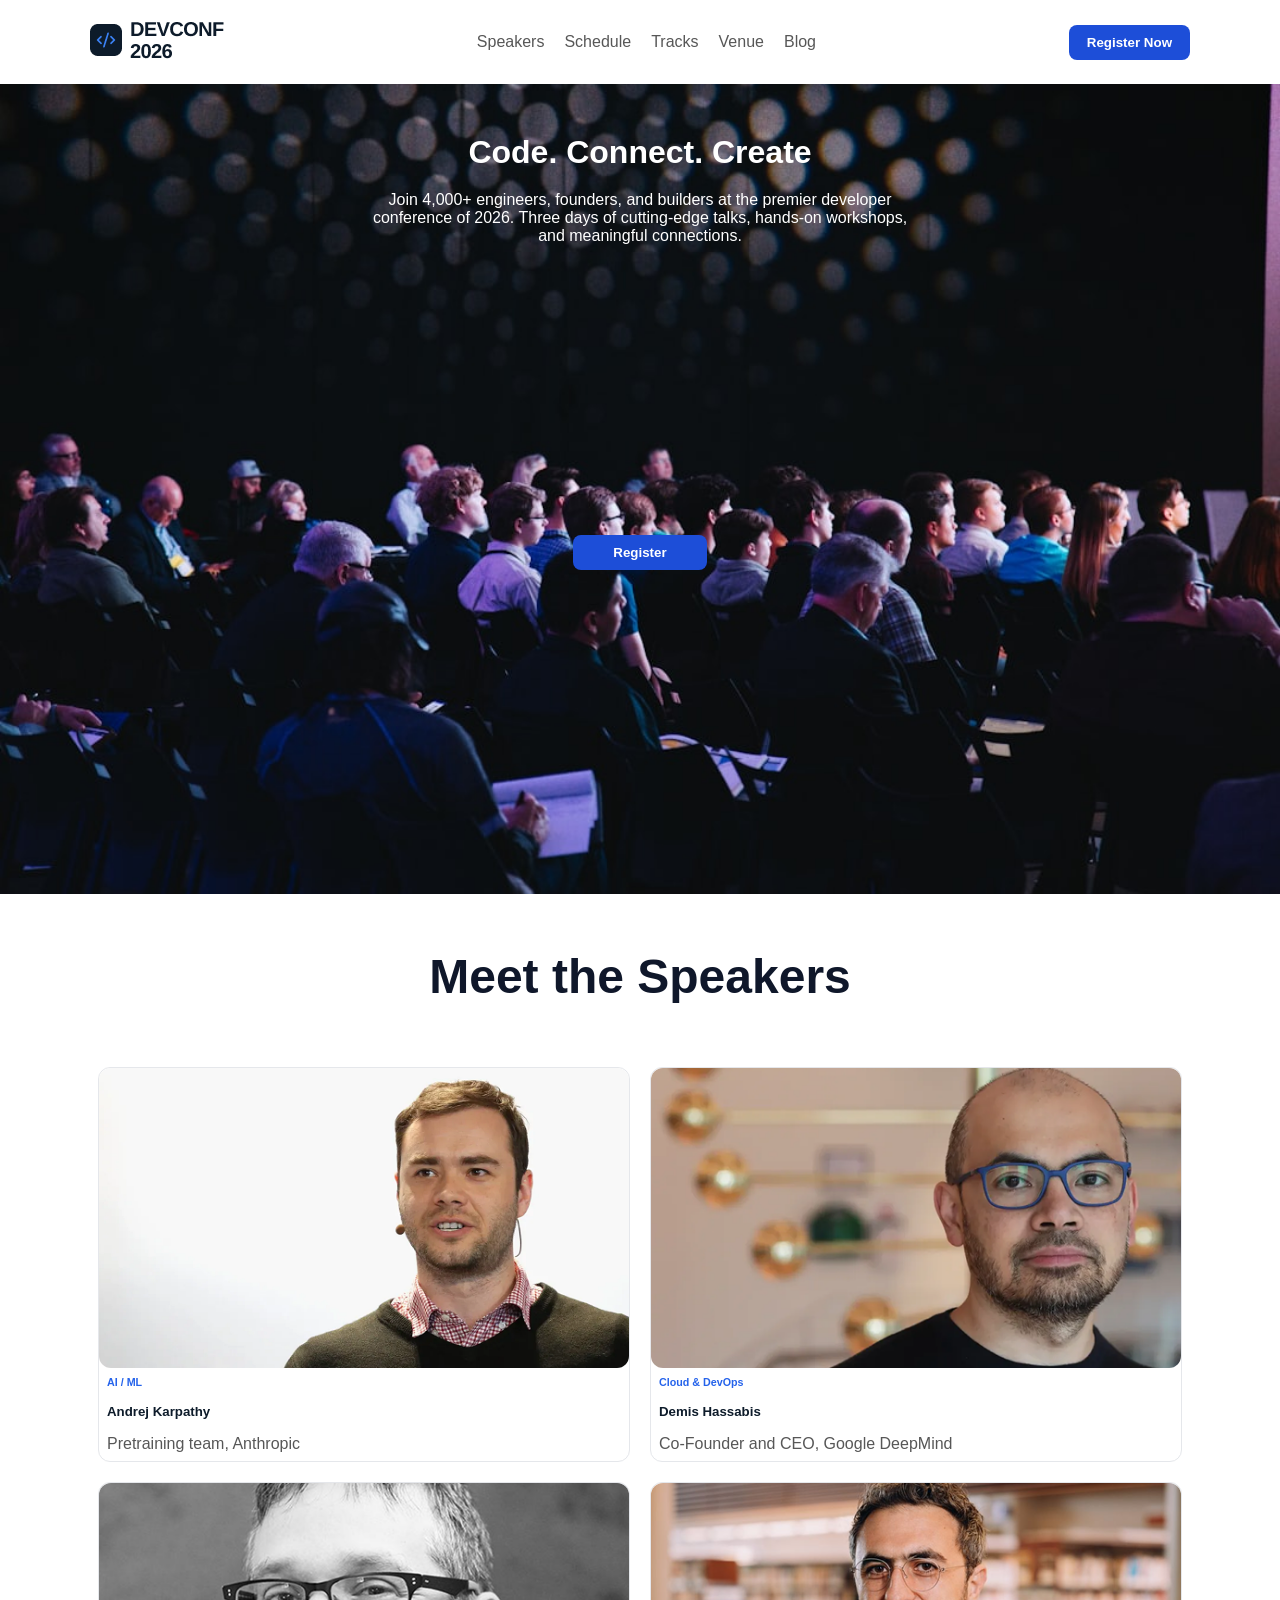
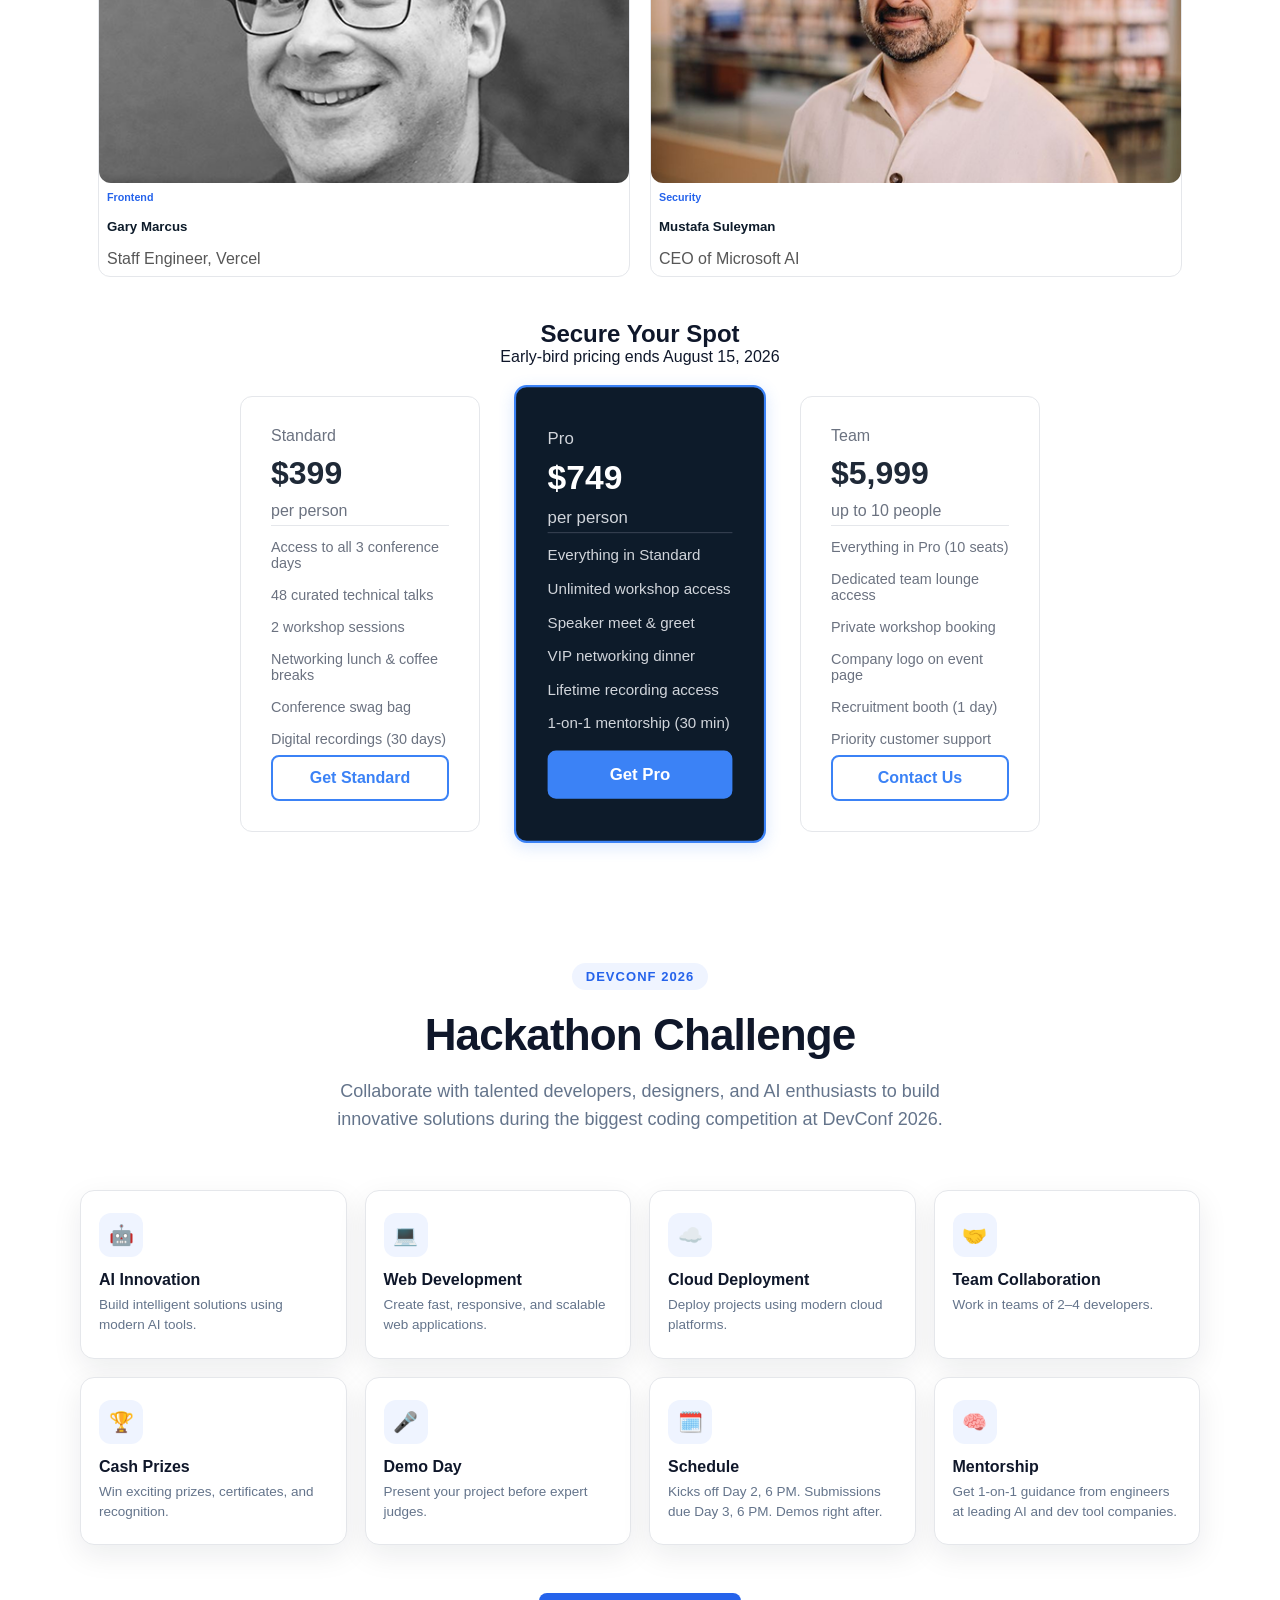
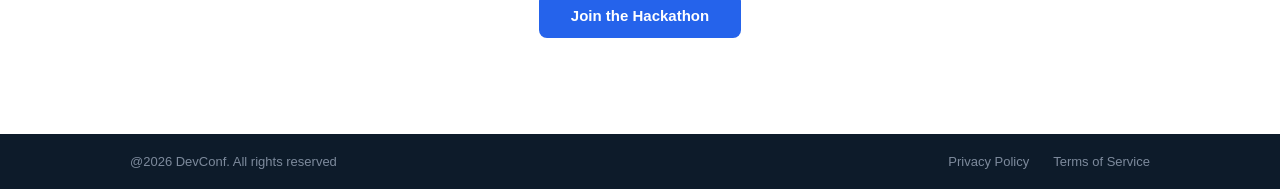
<file: index.html>
<!doctype html>
<html lang="en">
  <head>
    <meta charset="UTF-8">
    <meta name="viewport" content="width=device-width, initial-scale=1.0">
    <title>Devconf2026</title>
    <link href="style.css" rel="stylesheet">
    <!-- google font -->
     <link rel="preconnect" href="https://fonts.googleapis.com">
<link rel="preconnect" href="https://fonts.gstatic.com" crossorigin>
  </head>
  <body>
    <!-- <Navigation start> -->
    <nav class="container">
        <div>
            <img src="image/logo.png" alt>
        </div>
        <div>
          <ul class="list">
            <li><a href="">Speakers</a></li>
            <li><a href="">Schedule</a></li>
            <li><a href="">Tracks</a></li>
            <li><a href="">Venue</a></li>
            <li><a href="">Blog</a></li>
          </ul>
        </div>
        <div>
            <button class="button-1">Register Now</button>
        </div>
    </nav>
    <!-- Navigation End -->

    <!-- Hero Start -->
     <header>
        <div class="backround">
            <h1>Code. Connect. Create</h1>
            <p>Join 4,000+ engineers, founders, and builders at the premier developer
              <br>
              conference of 2026. Three days of cutting-edge talks, hands-on workshops,
              <br>
              and meaningful connections.</p>
<div>
  <button>Register</button>
</div>

        </div>
     </header>
    
     <!-- Speaker section -->
  <section class="speaker container">
    <h1>Meet the Speakers</h1>
    <div class="speaker-sec">
      <div class="speakers">
        <img src="image/andrej.png" alt>
        <h6>AI / ML
        <h5>Andrej Karpathy</h5>
        <p>Pretraining team, Anthropic</p>
      </h6></div>
      <div class="speakers">
        <img src="image/demis.png" alt>
        <h6>Cloud & DevOps</h6>
        <h5>Demis Hassabis</h5>
        <p>Co-Founder and CEO, Google DeepMind</p>
      </div>
      <div class="speakers">
        <img src="image/gary.png" alt>
        <h6>Frontend</h6>
        <h5>Gary Marcus</h5> 
        <p>Staff Engineer, Vercel</p>
      </div>
      <div class="speakers">
        <img src="image/mustafa.png" alt>
        <h6>Security</h6>
        <h5>Mustafa Suleyman</h5>
        <p>CEO of Microsoft AI</p>
      </div>
    </div>

  </section>
<!-- speaker section end -->
   
<!-- Card section -->

    <section class="cart-sec container">
    <div class="gap">
      <h1>Secure Your Spot</h1>
      <p>Early-bird pricing ends August 15, 2026</p>
    </div>
    <div class="cart">
        <div class="cart-1">
            <div>
                <p>Standard</p>
                <h1>$399</h1>
                <p>per person</p>
            </div>

            <hr>
            <ul>
                <li>Access to all 3 conference days</li>
                <li>48 curated technical talks</li>
                <li>2 workshop sessions</li>
                <li>Networking lunch & coffee breaks</li>
                <li>Conference swag bag</li>
                <li>Digital recordings (30 days)</li>
            </ul>

            <div>
                <button>Get Standard</button>
            </div>
        </div>


        <div class="cart-2">
            <div>
                <p>Pro</p>
                <h1>$749</h1>
                <p>per person</p>
            </div>
            <hr>

            <ul>
                <li>Everything in Standard</li>
                <li>Unlimited workshop access</li>
                <li>Speaker meet & greet</li>
                <li>VIP networking dinner</li>
                <li>Lifetime recording access</li>
                <li>1-on-1 mentorship (30 min)</li>
            </ul>

            <div>
                <button>Get Pro</button>
            </div>
        </div>

        <div class="cart-1">
            <div>
                <p>Team</p>
                <h1>$5,999</h1>
                <p>up to 10 people</p>
            </div>
            <hr>
            <ul>
                <li>Everything in Pro (10 seats)</li>
                <li>Dedicated team lounge access</li>
                <li>Private workshop booking</li>
                <li>Company logo on event page</li>
                <li>Recruitment booth (1 day)</li>
                <li>Priority customer support</li>
            </ul>

            <div>
                <button>Contact Us</button>
            </div>
        </div>
    </div>
</section>

    <!-- Ai Generated section -->

<section class="hackathon-section">
  <div class="hackathon-container">
    <span class="hackathon-eyebrow">DevConf 2026</span>
    <h2 class="hackathon-title">Hackathon Challenge</h2>
    <p class="hackathon-description">
      Collaborate with talented developers, designers, and AI enthusiasts to build innovative solutions during the biggest coding competition at DevConf 2026.
    </p>

    <div class="hackathon-grid">

      <div class="hackathon-card">
        <div class="hackathon-icon">🤖</div>
        <h3 class="hackathon-card-title">AI Innovation</h3>
        <p class="hackathon-card-desc">Build intelligent solutions using modern AI tools.</p>
      </div>

      <div class="hackathon-card">
        <div class="hackathon-icon">💻</div>
        <h3 class="hackathon-card-title">Web Development</h3>
        <p class="hackathon-card-desc">Create fast, responsive, and scalable web applications.</p>
      </div>

      <div class="hackathon-card">
        <div class="hackathon-icon">☁️</div>
        <h3 class="hackathon-card-title">Cloud Deployment</h3>
        <p class="hackathon-card-desc">Deploy projects using modern cloud platforms.</p>
      </div>

      <div class="hackathon-card">
        <div class="hackathon-icon">🤝</div>
        <h3 class="hackathon-card-title">Team Collaboration</h3>
        <p class="hackathon-card-desc">Work in teams of 2–4 developers.</p>
      </div>

      <div class="hackathon-card">
        <div class="hackathon-icon">🏆</div>
        <h3 class="hackathon-card-title">Cash Prizes</h3>
        <p class="hackathon-card-desc">Win exciting prizes, certificates, and recognition.</p>
      </div>

      <div class="hackathon-card">
        <div class="hackathon-icon">🎤</div>
        <h3 class="hackathon-card-title">Demo Day</h3>
        <p class="hackathon-card-desc">Present your project before expert judges.</p>
      </div>

      <div class="hackathon-card">
        <div class="hackathon-icon">🗓️</div>
        <h3 class="hackathon-card-title">Schedule</h3>
        <p class="hackathon-card-desc">Kicks off Day 2, 6 PM. Submissions due Day 3, 6 PM. Demos right after.</p>
      </div>

      <div class="hackathon-card">
        <div class="hackathon-icon">🧠</div>
        <h3 class="hackathon-card-title">Mentorship</h3>
        <p class="hackathon-card-desc">Get 1-on-1 guidance from engineers at leading AI and dev tool companies.</p>
      </div>

    </div>

    <div class="hackathon-cta-wrap">
      <button class="hk-cta-btn">Join the Hackathon</button>
    </div>
  </div>
</section>

<!-- Ai Generated Section End -->

<!-- Footer section -->

<footer class="foot">
        <div class="copy container">
            <div class="copyright">
                <p>@2026 DevConf. All rights reserved</p>
            </div>
            <div class="links">
                <a href="#">Privacy Policy</a>
                <a href="#">Terms of Service</a>
            </div>
        </div>

    </footer>
  </body>
</html>
</file>
<file: style.css>
* {
    margin: 0;
    padding: 0;
    box-sizing: border-box;
     font-family: "Inter", sans-serif;
}


/* Navigation bar */
nav {
    display: flex;
    justify-content: space-between;
    background-color: #FFFFFF;
    align-items: center;
    padding: 18px 0;
}
.container{
    max-width: 1100px;
    margin: auto;
}
.list {
    display: flex;
    list-style: none;
    gap: 20px;
}

.list a{
    text-decoration: none;
    color: #575757;
}

/* buttons */
.button-1 {
    background-color: #1D4ED8;
    padding: 10px 18px;
    border-radius: 8px;
    font-weight: bold;
    color: white;
    border: none;
    cursor: pointer;
}
.button-1:hover{
    background-color: #091f5c;
}

/* Hero start */
header{
    background-image: url(image/banner.jpg) ;
    height:90vh;
    background-repeat: no-repeat;
    background-size:cover;
    background-position:center;
    align-items:center;
    justify-content:center;
    align-items: center;



}
.backround{
     color:white;
    text-align:center;
    gap: 20px;
    display:grid; 
    padding-top:50px; 
    
}
.backround button{
   background-color: #1D4ED8;
    padding: 10px 40px;
    border-radius: 8px;
    font-weight: bold;
    color: white;
    border: none;
    cursor: pointer; 
    margin-top:270px;
}

/* Speaker section */
.speaker{
    text-align: center;
}
.speaker h1{
    padding: 55px;
    font-size: 300%;
}
.speaker-sec{
    display: grid;
    grid-template-columns:repeat(2,1fr);
    gap: 20px;
    padding:8px;

}
.speakers{
    border:1px solid #E5E7EB;
    border-radius:12px ;
    gap: 25px;
    
}
.speaker-sec img{
    height:300px;
    width:100%;
    object-fit:cover;
    border-radius:12px;
    display:block;
}
.speaker-sec div p,h5,h6{
text-align:  left;
padding:8px;
    

}
.speaker-sec h6{
    color: #2563EB;
    text-align: left;
}
.speaker-sec h5{
    color:#0D1B2A;
}
.speaker-sec p{
    color:#575757 ;
}
/* speaker section end */

/* card section */
.cart-sec {
    text-align: center;
    margin: 35px auto;
}

.cart {
    display: flex;
    justify-content: center;
    gap:40px;
}

.cart-1 {
    border: 1px solid #E5E7EB;
    border-radius: 12px;
    padding: 30px;
    text-align: left;
    display: flex;
    flex-direction: column;
    width: 240px;
  
}

.cart-1 li {
    padding: 5px 0;
    padding-left: 7px;

}

.cart-2 {
    background-color: #0D1B2A;
    color: white;
    border: 2px solid #3B82F6;
    border-radius: 12px;
    padding: 40px 30px;
    text-align: left;
    display: flex;
    flex-direction: column;
    width: 240px;
    box-shadow: 0 4px 15px rgba(59, 130, 246, 0.2);
    transform: scale(1.05);
}

.cart-1 p {
    color: #6B7280;
    margin: 0;
}

.cart-1 h1 {
    font-size: 2rem;
    margin: 10px 0;
    color: #1F2937;
}

.cart-1 hr {
    border: none;
    border-top: 1px solid #E5E7EB;
    margin: 5px 0;
}

.cart-2 p {
    color: #D1D5DB;
    margin: 0;
}

.cart-2 h1 {
    font-size: 2rem;
    margin: 10px 0;
    color: white;
}

.cart-2 hr {
    border: none;
    border-top: 1px solid #374151;
    margin: 5px 0;
}

.cart-1 ul,
.cart-2 ul {
    list-style: none;
    padding: 0;
    margin: 0;
    flex-grow: 1;
}

.cart-1 li,
.cart-2 li {
    padding: 8px 0;
    color: #6B7280;
    font-size: 0.9rem;
}

.cart-2 li {
    color: #D1D5DB;
}

.cart-1 button,
.cart-2 button {
    width: 100%;
    padding: 12px;
    border: 2px solid #3B82F6;
    background-color: white;
    color: #3B82F6;
    border-radius: 8px;
    font-size: 1rem;
    font-weight: 600;
    cursor: pointer;
    /* margin-top: px; */
  
}

.cart-2 button {
    background-color: #3B82F6;
    color: white;
    border-color: #3B82F6;
}
.gap{
    margin-bottom:30px;
  
}

/* Ai section */

:root {
  --accent: #2563EB;
  --accent-light: #EFF4FF;
  --text-dark: #0F172A;
  --text-muted: #64748B;
  --border-light: #E5E7EB;
  --shadow-soft: 0 10px 30px rgba(15, 23, 42, 0.08);
  --shadow-hover: 0 16px 40px rgba(37, 99, 235, 0.16);
}

/* * {
  box-sizing: border-box;
} */

body {
  margin: 0;
  background: #FFFFFF;
  font-family: -apple-system, BlinkMacSystemFont, "Segoe UI", Roboto, Helvetica, Arial, sans-serif;
  color: var(--text-dark);
}

.hackathon-section {
  background: #FFFFFF;
  padding: 96px 24px;
}

.hackathon-container {
  max-width: 1120px;
  margin: 0 auto;
  text-align: center;
}

.hackathon-eyebrow {
  display: inline-block;
  font-size: 13px;
  font-weight: 600;
  letter-spacing: 0.08em;
  text-transform: uppercase;
  color: var(--accent);
  background: var(--accent-light);
  padding: 6px 14px;
  border-radius: 999px;
  margin-bottom: 20px;
}

.hackathon-title {
  font-size: 44px;
  font-weight: 800;
  line-height: 1.15;
  letter-spacing: -0.02em;
  margin: 0 0 16px;
  color: var(--text-dark);
}

.hackathon-description {
  font-size: 18px;
  line-height: 1.6;
  color: var(--text-muted);
  max-width: 680px;
  margin: 0 auto 56px;
}

.hackathon-grid {
  display: grid;
  grid-template-columns: repeat(4, 1fr);
  gap: 18px;
  text-align: left;
}

.hackathon-card {
  background: #FFFFFF;
  border: 1px solid var(--border-light);
  border-radius: 14px;
  padding: 22px 18px;
  box-shadow: var(--shadow-soft);
  transition: transform 0.3s ease, box-shadow 0.3s ease, border-color 0.3s ease;
  cursor: default;
}

.hackathon-card:hover {
  transform: translateY(-6px);
  border-color: var(--accent);
  box-shadow: var(--shadow-hover);
}

.hackathon-icon {
  width: 44px;
  height: 44px;
  display: flex;
  align-items: center;
  justify-content: center;
  font-size: 20px;
  background: var(--accent-light);
  border-radius: 12px;
  margin-bottom: 14px;
  transition: background 0.3s ease, transform 0.3s ease;
}

.hackathon-card:hover .hackathon-icon {
  background: var(--accent);
  transform: scale(1.05);
  filter: grayscale(0);
}

.hackathon-card-title {
  font-size: 16px;
  font-weight: 700;
  margin: 0 0 6px;
  color: var(--text-dark);
}

.hackathon-card-desc {
  font-size: 13.5px;
  line-height: 1.5;
  color: var(--text-muted);
  margin: 0;
}

/* Responsive grid */
@media (max-width: 1024px) {
  .hackathon-grid {
    grid-template-columns: repeat(3, 1fr);
  }
}

@media (max-width: 900px) {
  .hackathon-grid {
    grid-template-columns: repeat(2, 1fr);
  }
  .hackathon-title {
    font-size: 34px;
  }
}

@media (max-width: 560px) {
  .hackathon-section {
    padding: 64px 20px;
  }
  .hackathon-grid {
    grid-template-columns: 1fr;
  }
  .hackathon-title {
    font-size: 28px;
  }
  .hackathon-description {
    font-size: 16px;
  }
}

/* CTA button, added below the main grid */
.hackathon-cta-wrap {
  margin-top: 48px;
}

.hk-cta-btn {
  background: var(--accent);
  color: #fff;
  border: none;
  padding: 14px 32px;
  font-size: 15px;
  font-weight: 600;
  border-radius: 8px;
  cursor: pointer;
  transition: background 0.3s ease;
}

.hk-cta-btn:hover {
  background: #1D4ED8;}

  /* footer */
 .foot {
    background-color: #0D1B2A;
    width:100%;
}


.copy {
    /* max-width: 1200px;
    margin: auto; */
    padding: 20px 40px;
    display: flex;
    justify-content: space-between;
    align-items: center;
}

.copyright {
    color: #7d8a9c;
    font-size: 13px;
}

.links {
    display: flex;
    gap: 24px;
}

.links a {
    color: #7d8a9c;
    font-size: 13px;
    text-decoration: none;
}

.links a:hover {
    color: #ffffff;
}
</file>
